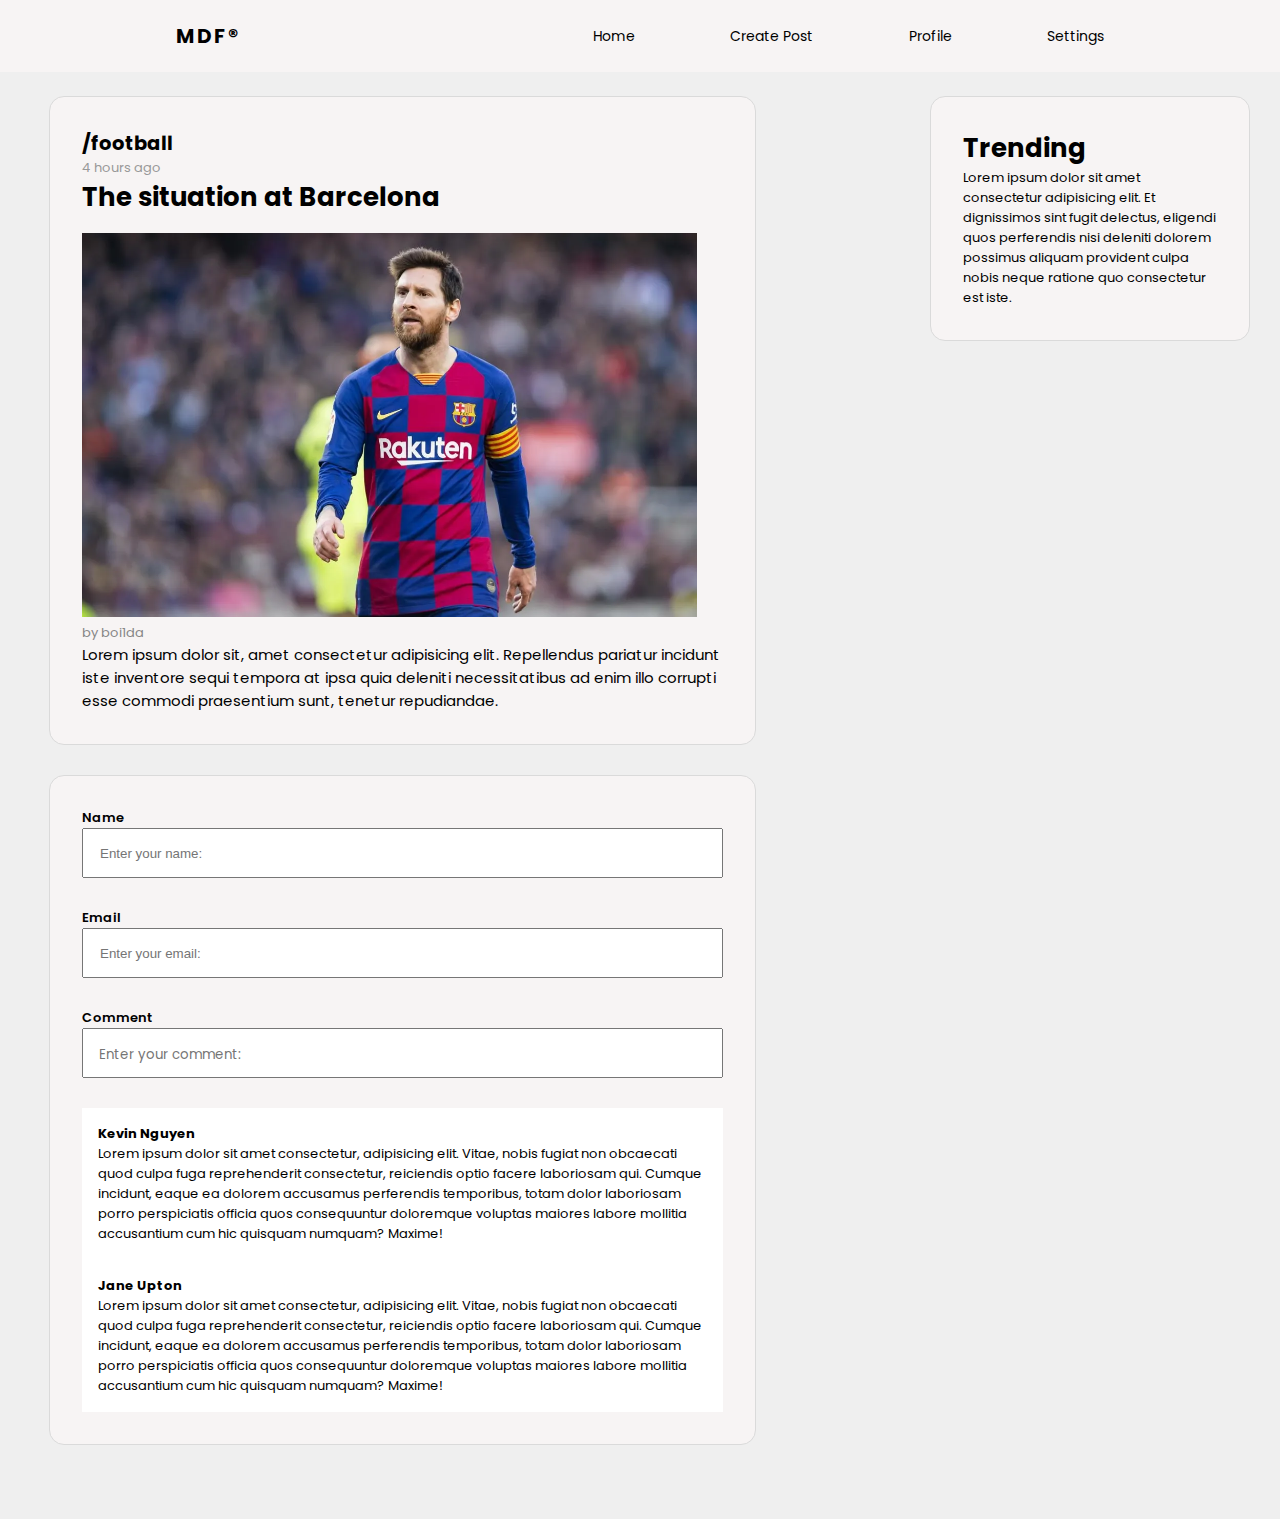
<file: post.html>
<!DOCTYPE html>
<html lang="en">
<head>
    <meta charset="UTF-8">
    <meta http-equiv="X-UA-Compatible" content="IE=edge">
    <meta name="viewport" content="width=device-width, initial-scale=1.0">
    <title>MyDiscussionForum</title>

    <link rel="preconnect" href="https://fonts.gstatic.com">
    <link href="https://fonts.googleapis.com/css2?family=Poppins:ital,wght@0,100;0,200;0,300;0,400;0,500;0,600;0,700;0,800;0,900;1,100;1,200;1,300;1,400;1,500;1,600;1,700;1,800;1,900&display=swap" rel="stylesheet">
    <link rel="stylesheet" href="css/style.css">
    <link rel="stylesheet" href="css/preview.css">
    <link rel="stylesheet" href="css/post.css">

    <script type="text/javascript" src="js/main.js"></script>

</head>
<body>
    <nav>
       <div class="logo">
           <h4>MDF&reg;</h4>
       </div> 
       <ul class="nav-links">
           <li>
               <a href="#">Home</a>
           </li>
           <li>
               <a href="#">Create Post</a>
           </li>
           <li>
            <a href="#">Profile</a>
           </li>
           <li>
            <a href="#">Settings</a>
           </li>
       </ul>
       <div class="burger">
           <div class="line1"></div>
           <div class="line2"></div>
           <div class="line3"></div>
       </div>
    </nav>
    <main class="flex-container">
        <div class="blog-posts">     <!-- blog-posts consists of posts from different threads -->
            <div class="post-content">
                <h2 class="thread">/football</h2>
                <div class="post-info">
                    <span>4 hours ago</span>
                </div>
                <h1 class="post-title">The situation at Barcelona</h1>
                <figure class="post-pic">
                    <img src="images\fcb.webp" title="The situation at Barcelona"  />
                </figure>
                <span class="publisher">by boi1da</span> 
                <p class="post-text">
                   Lorem ipsum dolor sit, amet consectetur adipisicing elit. Repellendus pariatur incidunt iste inventore sequi 
                   tempora at ipsa quia deleniti necessitatibus ad enim illo corrupti esse commodi praesentium sunt, 
                   tenetur repudiandae.
                </p>
            </div>
        
        
            <div class="comment-wrapper">
                <form action="" class="form">
                    <div class="input-group">
                        <label for="name">Name</label><br>
                        <input type="text" id="name" placeholder="Enter your name:" required> 
                    </div>
                    <div class="input-group">
                        <label for="email">Email</label><br>
                        <input type="text" id="email" placeholder="Enter your email:" required> 
                    </div>
                    <div class="input-group">
                        <label for="comment">Comment</label><br>
                        <textarea id="comment" placeholder="Enter your comment:" required></textarea>
                    </div>
                </form>
                <div class="prev-comments">
                    <div class="single-items">
                        <h4>Kevin Nguyen</h4>
                        <p>Lorem ipsum dolor sit amet consectetur, adipisicing elit. Vitae, nobis fugiat non obcaecati quod culpa fuga reprehenderit consectetur, reiciendis optio facere laboriosam qui. Cumque incidunt, eaque ea dolorem accusamus perferendis temporibus, totam dolor laboriosam porro perspiciatis officia quos consequuntur doloremque voluptas maiores labore mollitia accusantium cum hic quisquam numquam? Maxime!</p>
                    </div>
                    <div class="single-items">
                        <h4>Jane Upton</h4>
                        <p>Lorem ipsum dolor sit amet consectetur, adipisicing elit. Vitae, nobis fugiat non obcaecati quod culpa fuga reprehenderit consectetur, reiciendis optio facere laboriosam qui. Cumque incidunt, eaque ea dolorem accusamus perferendis temporibus, totam dolor laboriosam porro perspiciatis officia quos consequuntur doloremque voluptas maiores labore mollitia accusantium cum hic quisquam numquam? Maxime!</p>
                    </div>
                </div>
            </div>
        </div>
        
        <aside class="side-bar post-content">
            <h1>Trending</h1>
            <p>Lorem ipsum dolor sit amet consectetur adipisicing elit. Et dignissimos sint fugit delectus, eligendi quos perferendis nisi deleniti dolorem possimus aliquam provident culpa nobis neque ratione quo consectetur est iste.</p>
        </aside>
    </main>
    
</body>
</html>
</file>
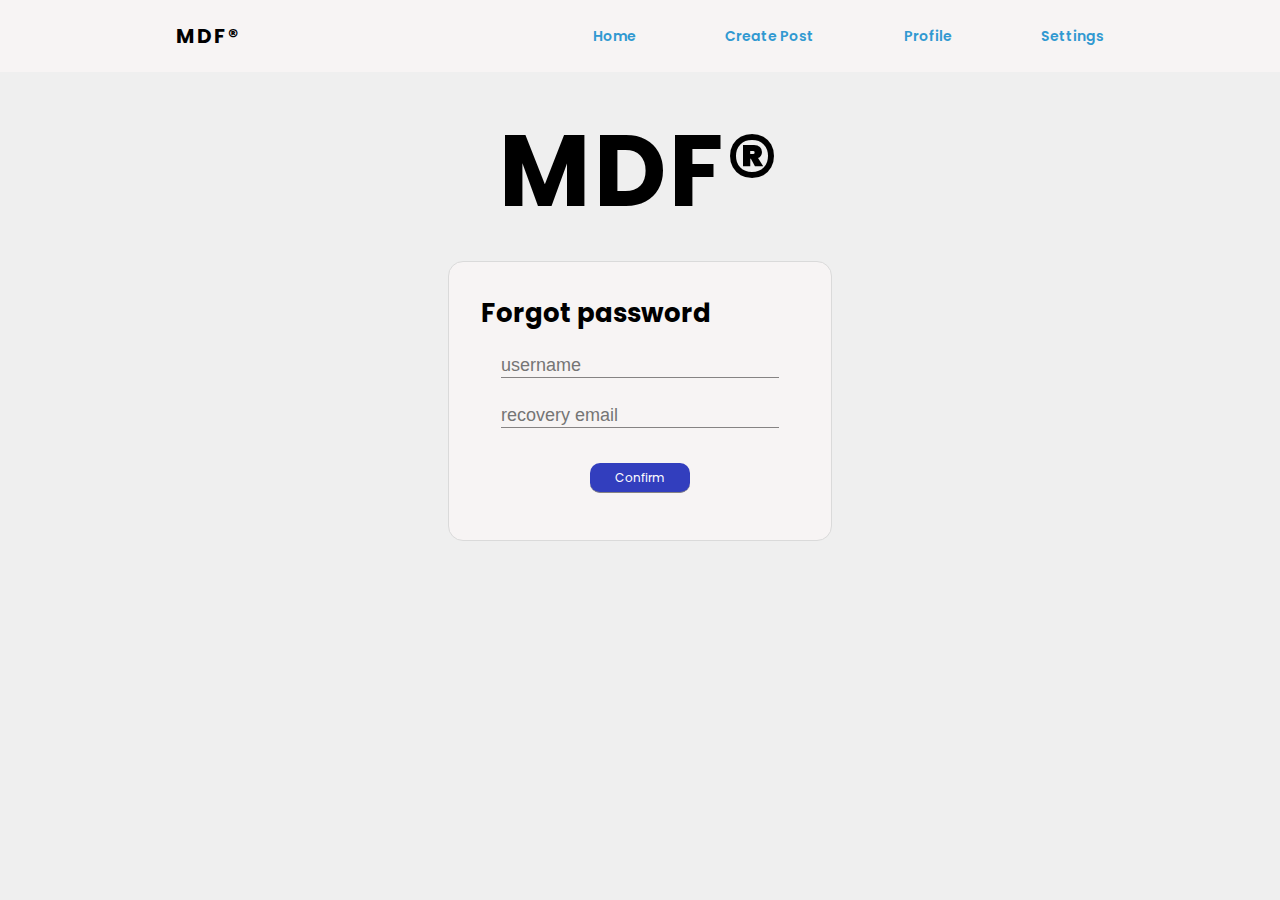
<file: html/forgotPassword.html>
<!DOCTYPE html>
<html lang="en">
<head>
    <meta charset="UTF-8">
    <meta http-equiv="X-UA-Compatible" content="IE=edge">
    <meta name="viewport" content="width=device-width, initial-scale=1.0">
    <title>Sign up</title>

    <link rel="preconnect" href="https://fonts.gstatic.com">
    <link href="https://fonts.googleapis.com/css2?family=Poppins:ital,wght@0,100;0,200;0,300;0,400;0,500;0,600;0,700;0,800;0,900;1,100;1,200;1,300;1,400;1,500;1,600;1,700;1,800;1,900&display=swap" rel="stylesheet">
    <link rel="stylesheet" href="../css/style.css">
    <link rel="stylesheet" href="../css/form.css">

    <script type="text/javascript">
        document.onload = function(){
            var form = document.getElementById('signup_form');
            form.onsubmit = function(e){
                checkReqFields();
                //alert('hi');
            }
        }

        function checkReqFields(e){
            var username = document.getElementById('username');
            var email = document.getElementById('email');
            var password = document.getElementById('password');
            var password_check = document.getElementById('password-check');

            // create an array of required fields.
            // for each field, if it is empty, add class 'invalid' to highlight the field
            var required_fields = [username, email, password, password_check];
            for(var i = 0; i < required_fields.length; i++){
                if(required_fields[i].value == ''){
                    required_fields[i].classList.add('invalid');
                    e.preventDefault();
                }
            }

            // check if original and re-entered passwords match
            // if passords don't match, add class 'invalid' and notify user that passwords don't match
            if(password.value.localeCompare(password_check.value) != 0){    // both the strings are not equal
                password.classList.add('invalid');
                password_check.classList.add('invalid');
                alert('Passwords don\'t match');
                e.preventDefault();
            } 
        }

    </script>
</head>
<body>
    <nav>
        <div class="logo">
            <h4>MDF&reg;</h4>
        </div> 
        <ul class="nav-links">
            <li>
                <a href="#">Home</a>
            </li>
            <li>
                <a href="#">Create Post</a>
            </li>
            <li>
             <a href="#">Profile</a>
            </li>
            <li>
             <a href="#">Settings</a>
            </li>
        </ul>
        <div class="burger">
            <div class="line1"></div>
            <div class="line2"></div>
            <div class="line3"></div>
        </div>
    </nav>

    <div class="forum-logo">
        <h1>MDF&reg;</h1>
    </div> 
    
    <main class="flex-container">
        <div class="form-list">
            <form class="forms" id="passwordForgot_form" action="resetPassword.html" method="POST">
                <h1>Forgot password</h1>

                <div class="input-fields">
                    <input type="text" id="username" name="username" placeholder="username"><br>
                </div>

                <div class="input-fields">
                    <input type="text" id="email" name="email" placeholder="recovery email"><br>
                </div>
               
                <div style="text-align: center;">
                <input class="buttons" type="submit" value="Confirm">  
                </div>        
                
                <!-- <div style="text-align: center; font-size: 15px;">
                    <p>Forgot your username? <a href="#">here</a></p>
                </div> -->
            </form>

            
        </div>
    </main>
</body>
</html>
</file>
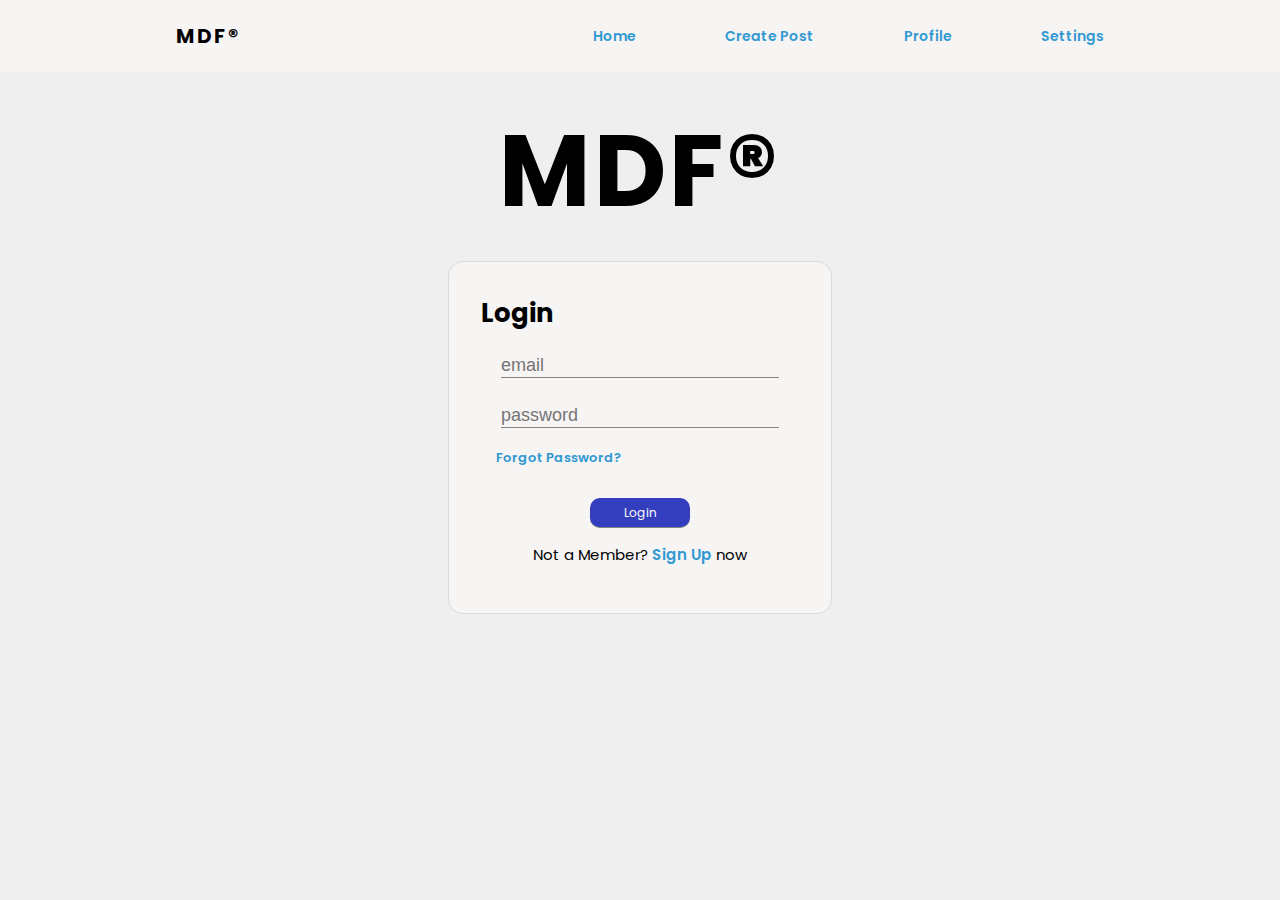
<file: html/login.html>
<!DOCTYPE html>
<html lang="en">
<head>
    <meta charset="UTF-8">
    <meta http-equiv="X-UA-Compatible" content="IE=edge">
    <meta name="viewport" content="width=device-width, initial-scale=1.0">
    <title>login</title>

    <link rel="preconnect" href="https://fonts.gstatic.com">
    <link href="https://fonts.googleapis.com/css2?family=Poppins:ital,wght@0,100;0,200;0,300;0,400;0,500;0,600;0,700;0,800;0,900;1,100;1,200;1,300;1,400;1,500;1,600;1,700;1,800;1,900&display=swap" rel="stylesheet">
    <link rel="stylesheet" href="../css/style.css">
    <link rel="stylesheet" href="../css/form.css">

</head>
<body>
    <nav>
        <div class="logo">
            <h4>MDF&reg;</h4>
        </div> 
        <ul class="nav-links">
            <li>
                <a href="#">Home</a>
            </li>
            <li>
                <a href="#">Create Post</a>
            </li>
            <li>
             <a href="#">Profile</a>
            </li>
            <li>
             <a href="#">Settings</a>
            </li>
        </ul>
        <div class="burger">
            <div class="line1"></div>
            <div class="line2"></div>
            <div class="line3"></div>
        </div>
    </nav>

    <div class="forum-logo">
        <h1>MDF&reg;</h1>
    </div> 
    
    <main class="flex-container">
        <div class="form-list">
            <form class="forms" id="login_form" action="../api/user/login.php" method="POST">
                <h1>Login</h1>

                <div class="input-fields">
                    <!-- <label>Email: </label><br> -->
                    <input type="email" id="email" name="email" placeholder="email"><br>
                </div>

                <div class="input-fields">
                    <!-- <label>Password: </label><br> -->
                    <input type="password" id="password" name="password" placeholder="password"><br>
                </div>

                <div>
                    <a href="#">Forgot Password?</a>
                </div>

                <div style="text-align: center;">
                    <input class="buttons" type="submit" value="Login">
                </div>

                <div style="text-align: center; font-size: 15px;">
                    <p>Not a Member? <a href="./signup.html">Sign Up </a>now</p>
                </div>
            </form>            
        </div>
    </main>
</body>
</html>
</file>
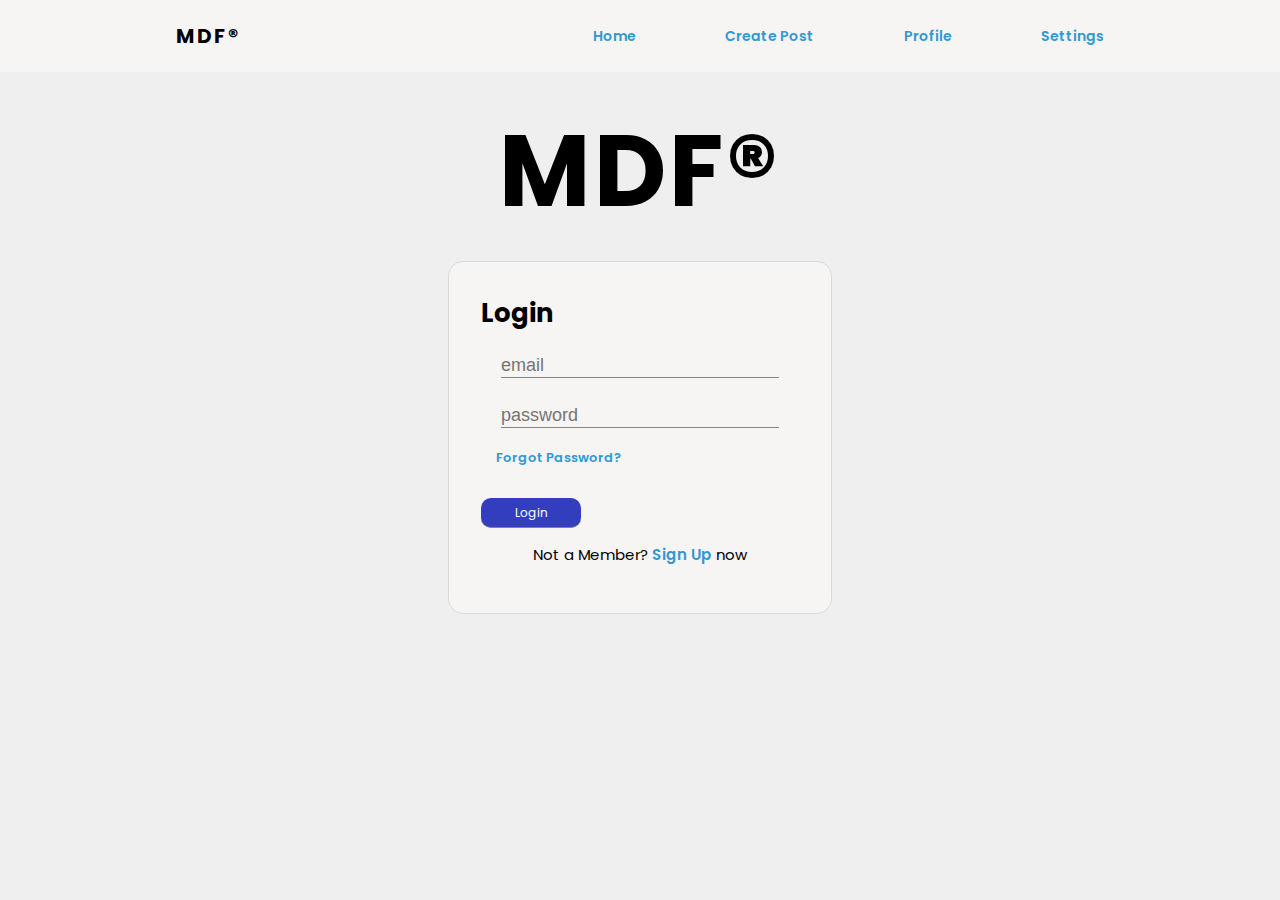
<file: html/login_signup.html>
<!DOCTYPE html>
<html lang="en">
<head>
    <meta charset="UTF-8">
    <meta http-equiv="X-UA-Compatible" content="IE=edge">
    <meta name="viewport" content="width=device-width, initial-scale=1.0">
    <title>login</title>

    <link rel="preconnect" href="https://fonts.gstatic.com">
    <link href="https://fonts.googleapis.com/css2?family=Poppins:ital,wght@0,100;0,200;0,300;0,400;0,500;0,600;0,700;0,800;0,900;1,100;1,200;1,300;1,400;1,500;1,600;1,700;1,800;1,900&display=swap" rel="stylesheet">
    <link rel="stylesheet" href="../css/style.css">
    <link rel="stylesheet" href="../css/form.css">

</head>
<body>
    <nav>
        <div class="logo">
            <h4>MDF&reg;</h4>
        </div> 
        <ul class="nav-links">
            <li>
                <a href="#">Home</a>
            </li>
            <li>
                <a href="#">Create Post</a>
            </li>
            <li>
             <a href="#">Profile</a>
            </li>
            <li>
             <a href="#">Settings</a>
            </li>
        </ul>
        <div class="burger">
            <div class="line1"></div>
            <div class="line2"></div>
            <div class="line3"></div>
        </div>
    </nav>

    <div class="forum-logo">
        <h1>MDF&reg;</h1>
    </div> 
    
    <main class="flex-container" id="signup">
        <div class="form-list">
            <form class="forms" id="login_form" action="../api/user/trial_login.php" method="POST">
                <h1>Login</h1>

                <div class="input-fields">
                    <!-- <label>Email: </label><br> -->
                    <input type="email" id="email" name="email" placeholder="email"><br>
                </div>

                <div class="input-fields">
                    <!-- <label>Password: </label><br> -->
                    <input type="password" id="password" name="password" placeholder="password"><br>
                </div>

                <div>
                    <a href="#">Forgot Password?</a>
                </div>

                <input class="buttons" type="submit" value="Login">

                <div style="text-align: center; font-size: 15px;">
                    <p>Not a Member? <a href="#">Sign Up</a> now</p>
                </div>
            </form>

            
        </div>
    </main>
</body>
</html>
</file>
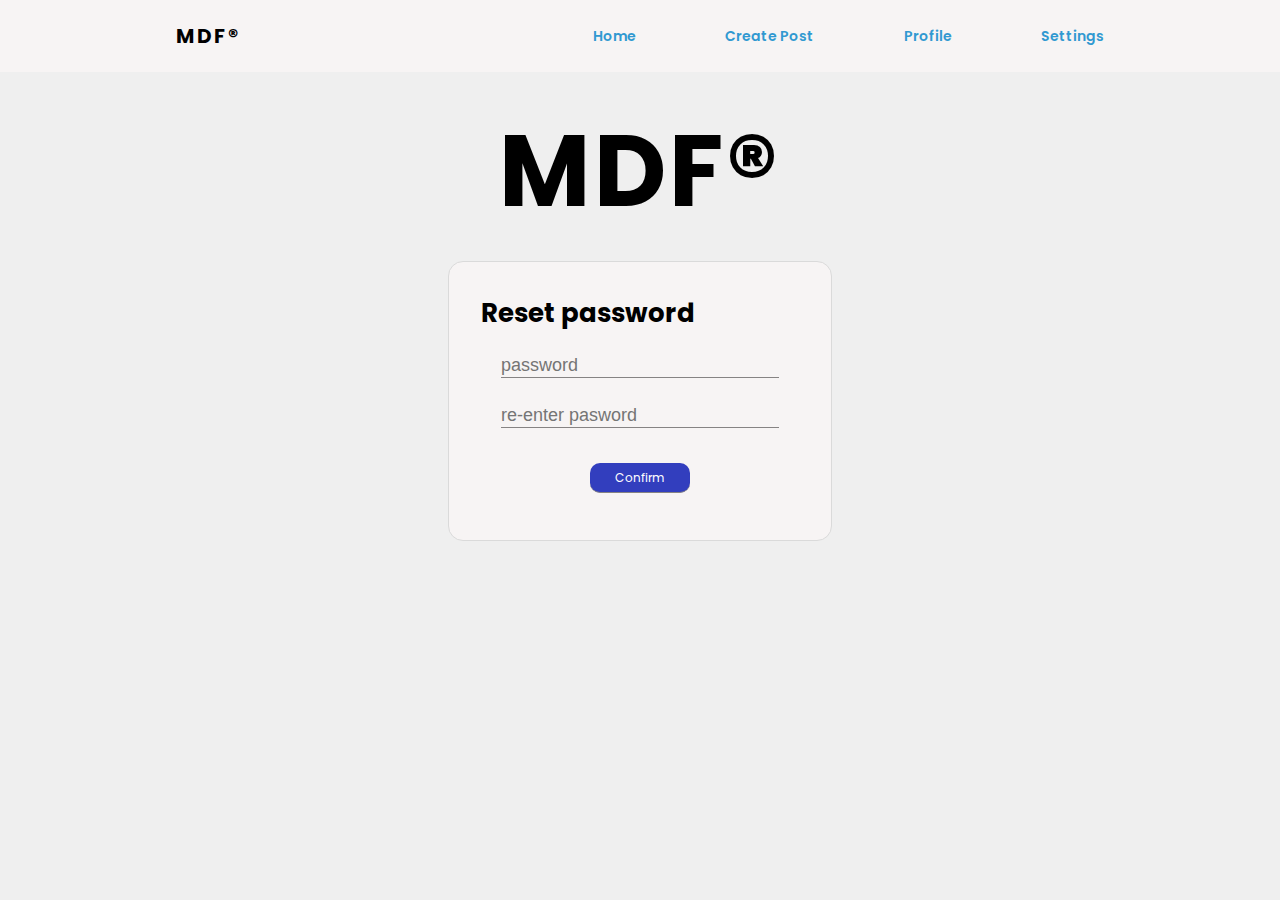
<file: html/resetPassword.html>
<!DOCTYPE html>
<html lang="en">
<head>
    <meta charset="UTF-8">
    <meta http-equiv="X-UA-Compatible" content="IE=edge">
    <meta name="viewport" content="width=device-width, initial-scale=1.0">
    <title>Sign up</title>

    <link rel="preconnect" href="https://fonts.gstatic.com">
    <link href="https://fonts.googleapis.com/css2?family=Poppins:ital,wght@0,100;0,200;0,300;0,400;0,500;0,600;0,700;0,800;0,900;1,100;1,200;1,300;1,400;1,500;1,600;1,700;1,800;1,900&display=swap" rel="stylesheet">
    <link rel="stylesheet" href="../css/style.css">
    <link rel="stylesheet" href="../css/form.css">

    <script type="text/javascript">
        document.onload = function(){
            var form = document.getElementById('signup_form');
            form.onsubmit = function(e){
                checkReqFields();
                //alert('hi');
            }
        }

        function checkReqFields(e){
            var username = document.getElementById('username');
            var email = document.getElementById('email');
            var password = document.getElementById('password');
            var password_check = document.getElementById('password-check');

            // create an array of required fields.
            // for each field, if it is empty, add class 'invalid' to highlight the field
            var required_fields = [username, email, password, password_check];
            for(var i = 0; i < required_fields.length; i++){
                if(required_fields[i].value == ''){
                    required_fields[i].classList.add('invalid');
                    e.preventDefault();
                }
            }

            // check if original and re-entered passwords match
            // if passords don't match, add class 'invalid' and notify user that passwords don't match
            if(password.value.localeCompare(password_check.value) != 0){    // both the strings are not equal
                password.classList.add('invalid');
                password_check.classList.add('invalid');
                alert('Passwords don\'t match');
                e.preventDefault();
            } 
        }

    </script>
</head>
<body>
    <nav>
        <div class="logo">
            <h4>MDF&reg;</h4>
        </div> 
        <ul class="nav-links">
            <li>
                <a href="#">Home</a>
            </li>
            <li>
                <a href="#">Create Post</a>
            </li>
            <li>
             <a href="#">Profile</a>
            </li>
            <li>
             <a href="#">Settings</a>
            </li>
        </ul>
        <div class="burger">
            <div class="line1"></div>
            <div class="line2"></div>
            <div class="line3"></div>
        </div>
    </nav>

    <div class="forum-logo">
        <h1>MDF&reg;</h1>
    </div> 
    
    <main class="flex-container">
        <div class="form-list">
            <form class="forms" id="passwordForgot_form" action="" method="POST">
                <h1>Reset password</h1>

                <div class="input-fields">
                    <input type="text" id="password" name="password" placeholder="password"><br>
                </div>

                <div class="input-fields">
                    <input type="text" id="password-check" name="email" placeholder="re-enter pasword"><br>
                </div>
               
                <div style="text-align: center;">
                <input class="buttons" type="submit" value="Confirm">  
                </div>        
                
                <!-- <div style="text-align: center; font-size: 15px;">
                    <p>Forgot your username? <a href="#">here</a></p>
                </div> -->
            </form>

            
        </div>
    </main>
</body>
</html>
</file>
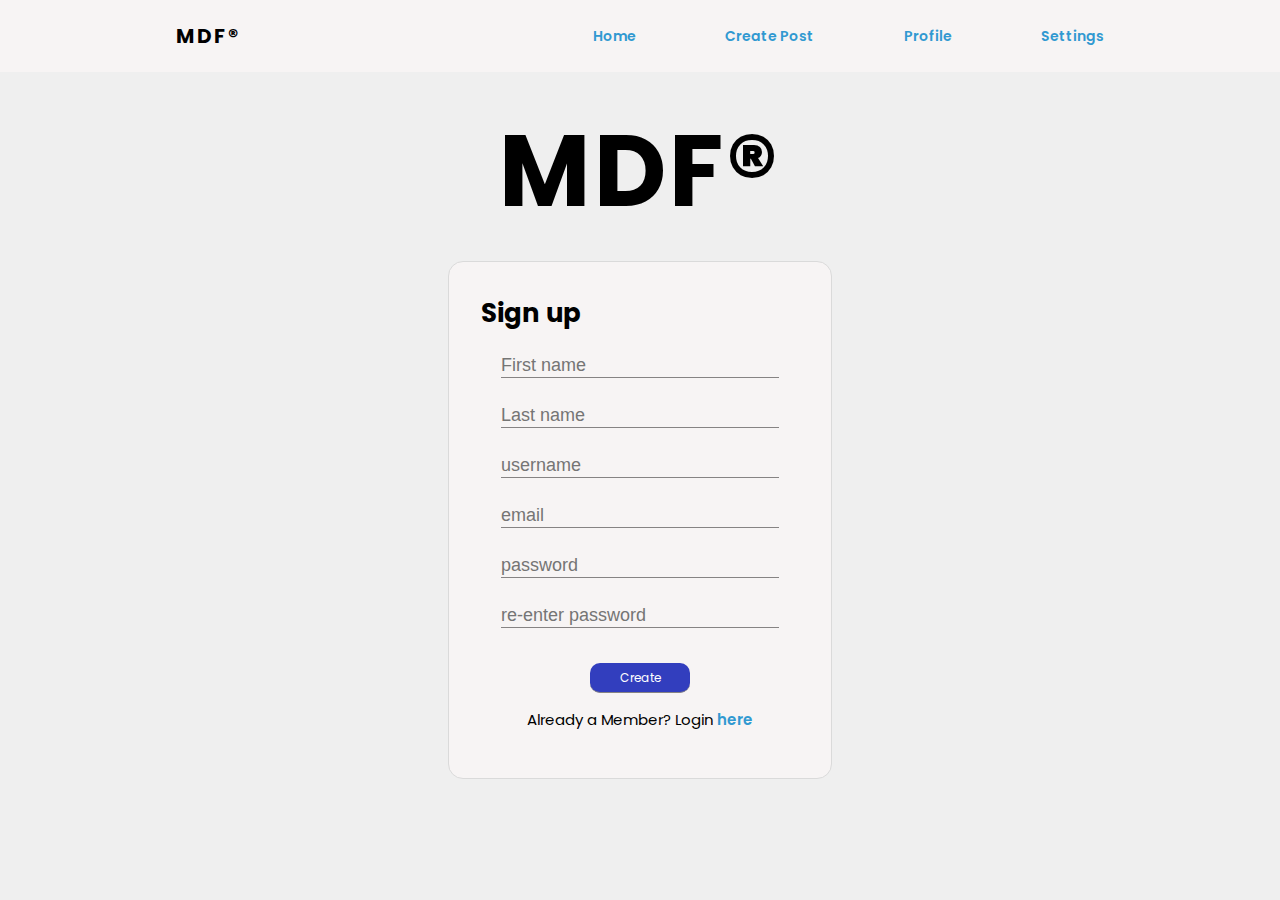
<file: html/signup.html>
<!DOCTYPE html>
<html lang="en">
<head>
    <meta charset="UTF-8">
    <meta http-equiv="X-UA-Compatible" content="IE=edge">
    <meta name="viewport" content="width=device-width, initial-scale=1.0">
    <title>Sign up</title>

    <link rel="preconnect" href="https://fonts.gstatic.com">
    <link href="https://fonts.googleapis.com/css2?family=Poppins:ital,wght@0,100;0,200;0,300;0,400;0,500;0,600;0,700;0,800;0,900;1,100;1,200;1,300;1,400;1,500;1,600;1,700;1,800;1,900&display=swap" rel="stylesheet">
    <link rel="stylesheet" href="../css/style.css">
    <link rel="stylesheet" href="../css/form.css">

    <script type="text/javascript">
        window.onload = function(){
            var form = document.getElementById('signup_form');
            form.onsubmit = function(e){
                checkReqFields();
                checkPasswordsMatch();
                //alert('hi');
            }
        }

        function checkReqFields(event){
            var username = document.getElementById('username');
            var firstname = document.getElementById('firstname');
            var lastname = document.getElementById('lastname');
            var email = document.getElementById('email');
            var password = document.getElementById('password');
            var password_check = document.getElementById('password-check');
            
            // creating an array of required fields to check field validity
            var required_fields = [username, email, password, password_check];
            for(var i = 0; i < required_fields.length; i++){
                if(required_fields[i].value.length == 0){  // if a field is empty
                    required_fields[i].classList.add('invalid');
                    event.preventDefault();
                }
            }
        }

        function checkPasswordsMatch(event){
            var password = document.getElementById('password');
            var password_check = document.getElementById('password-check');
            if(password.value.localeCompare(password_check.value) != 0){    // both the strings are not equal
                password.classList.add('invalid');
                password_check.classList.add('invalid');
                alert('Passwords don\'t match');
                event.preventDefault();
            } 
        }

    </script>
</head>
<body>
    <nav>
        <div class="logo">
            <h4>MDF&reg;</h4>
        </div> 
        <ul class="nav-links">
            <li>
                <a href="#">Home</a>
            </li>
            <li>
                <a href="#">Create Post</a>
            </li>
            <li>
             <a href="#">Profile</a>
            </li>
            <li>
             <a href="#">Settings</a>
            </li>
        </ul>
        <div class="burger">
            <div class="line1"></div>
            <div class="line2"></div>
            <div class="line3"></div>
        </div>
    </nav>

    <div class="forum-logo">
        <h1>MDF&reg;</h1>
    </div> 
    
    <main class="flex-container">
        <div class="form-list">
            <form class="forms" id="signup_form" action="../api/user/create.php" method="POST">
                <h1>Sign up</h1>

                <div class="input-fields">
                    <input type="text" id="firstname" name="firstname" placeholder="First name"><br>
                </div>

                <div class="input-fields">
                    <input type="text" id="lastname" name="lastname" placeholder="Last name"><br>
                </div>

                <div class="input-fields">
                    <input type="text" id="username" name="username" placeholder="username"><br>
                </div>

                <div class="input-fields">
                    <input type="email" id="email" name="email" placeholder="email"><br>
                </div>

                <div class="input-fields">
                    <input type="password" id="password" name="password" placeholder="password"><br>
                </div>

                <div class="input-fields">
                    <input type="password" id="password-check" name="password-check" placeholder="re-enter password"><br>
                </div>
               
                <div style="text-align: center;">
                <input class="buttons" type="submit" value="Create">  
                </div>        
                
                <div style="text-align: center; font-size: 15px;">
                    <p>Already a Member? Login <a href="./login.html">here</a></p>
                </div>
            </form>           
        </div>
    </main>
</body>
</html>
</file>
<file: css/style.css>
* {
	margin: 0px;
	padding: 0px;
	box-sizing: border-box;
}

html {
	font-family: Poppins;
	font-size: 13px;
}

body {
	background-color: #eeee;
	width: 100%;
	height: 100vh;
	align-items: center;
	justify-content: center;
	margin-left: auto;
	margin-right: auto;
}

textarea {
	font-family: Poppins;
}

nav {
	display: flex;
	justify-content: space-around;
	align-items: center;
	min-height: 8vh;
	background-color: rgb(247, 244, 244);
	font-family: "Poppins", sans-serif;
	margin-bottom: 24px;
	padding: 15px 0;
}

.flex-container {
	display: flex;
	justify-content: center;
	align-items: flex-start;
	padding-bottom: 24px;
}

.side-bar {
	flex: 0 0 25%;
	margin-right: 30px;
}

.logo {
	color: black;
	text-transform: uppercase;
	letter-spacing: 3px;
	font-size: 20px;
}

.nav-links {
	display: flex;
	justify-content: space-between;
	width: 40%;
}

.nav-links li {
	list-style: none;
}

.nav-links a {
	color: black;
	text-decoration: none;
	display: flex;
	font-size: 14px;
}

.burger {
	display: none;
	cursor: pointer;
}

.burger div {
	width: 25px;
	height: 3px;
	background-color: black;
	margin: 5px;
}

@media screen and (max-width: 1024px) {
	.nav-links {
		width: 60%;
	}
}

@media screen and (max-width: 768px) {
	body {
		overflow-x: hidden;
	}
	.nav-links {
		position: absolute;
		right: 0px;
		top: 8vh;
		height: 92vh;
		background-color: rgb(247, 244, 244);
		display: flex;
		flex-direction: column;
		align-items: center;
		width: 50%;
	}
	.burger {
		display: block;
	}
}
</file>
<file: css/preview.css>
/* Styles for post previews */

img {
  width: 75%;
}

.blog-posts {
  width: 65%;
  display: block;
  align-items: center;
  justify-content: center;
  margin-left: auto;
  margin-right: auto;
  /* flex: 0 0 400px; */
}

.post-content {
  width: 85%;
  background-color: rgb(247, 244, 244);
  border: solid 1pt rgb(218, 218, 218);
  border-radius: 15px;
  margin-bottom: 30px;
  padding: 32px;
  cursor: pointer;
  box-shadow: 0 1 3rem rgb(179, 177, 177);
}

.post-title {
  margin-bottom: 16px;
}

.post-info span {
  color: #999;
}

.post-inner {
  display: flex;
  padding-top: 1em;
}

.post-pic {
  flex: 0 0 25%;
  margin-right: 2em;
  display: inline-block;
}

.post-pic img {
  width: 100%;
}

.publisher {
  color: rgb(134, 134, 134);
}

.post-text {
  font-size: 15px;
}

/* Media queries */
@media screen and (max-width: 1068px) {
  .blog-post {
    max-width: 80rem;
  }
}

@media screen and (max-width: 868px) {
  .blog-post {
    max-width: 70rem;
  }
}

@media screen and (max-width: 1068px) {
  .blog-post {
    padding: 2.5rem;
    flex-direction: column;
  }

  .post-inner {
    flex-direction: column;
  }
  .post-pic {
    flex: 0 0 100%;
    margin: 0;
  }
}
</file>
<file: css/post.css>
.comment-wrapper {
	width: 85%;
	background-color: rgb(247, 244, 244);
	border: solid 1pt rgb(218, 218, 218);
	border-radius: 15px;
	margin-bottom: 50px;
	padding: 32px;
	box-shadow: 0 1 3rem rgb(179, 177, 177);
}

.comment .row {
	display: grid;
	grid-template-columns: repeat(auto-fit, minmax(280px, 1fr));
}

.comment-wrapper form .input-group {
	width: 100%;
	height: 50px;
	margin-bottom: 50px;
}

.comment-wrapper form .input-group input,
.comment-wrapper form .input-group textarea {
	width: 100%;
	height: 100%;
	padding: 16px;
}

.comment-wrapper form .input-group label {
	font-weight: 600;
}

.comment-wrapper form .input-group textarea {
	resize: none;
	overflow-x: hidden;
}

.prev-comments .single-items {
	background: white;
	padding: 16px;
	box-shadow: 0 1 3rem rgb(179, 177, 177);
	text-align: left;
}
</file>
<file: css/form.css>
/*  consists of styles for various forms */

.forum-logo {
	color: black;
	text-transform: uppercase;
	letter-spacing: 3px;
	font-size: 50px;
	text-align: center;
}

.form-list {
	background-color: rgb(247, 244, 244);
	width: 30%;
	border: solid 1pt rgb(218, 218, 218);
	border-radius: 15px;
	box-shadow: 0 1 3rem rgb(27, 26, 26);
	margin-top: 15px;
}

.form-list div {
	margin: 15px;
}

.forms {
	padding: 32px;
}

.input-fields {
	font-size: 14px;
	color: gray;
	padding: 5px;
}

input {
	background-color: rgb(247, 244, 244);
	font-size: 18px;
	height: 25px;
	width: 100%;
	border: none;
	border-bottom: 1pt solid rgb(134, 131, 131);
}

input[type="file"] {
	border: none;
	height: inherit;
}

textarea {
	background-color: rgb(247, 244, 244);
	font-size: 18px;
	width: 100%;
	height: 10em;
	max-width: 100%;
	border: none;
	border-bottom: 1pt solid rgb(134, 131, 131);
}

a {
	text-decoration: none;
	font-weight: 550;
}

a:link {
	color: rgb(49, 153, 209);
}

a:visited {
	color: rgb(122, 78, 206);
}

.buttons {
	background-color: #323ebe;
	font-family: Poppins;
	border-radius: 10px;
	height: 30px;
	width: 100px;
	color: white;
	font-size: 12px;
	margin-top: 15px;
}

/* class for invalid fields */
.invalid input {
	border-bottom: 1pt solid rgb(236, 31, 31);
}
</file>
